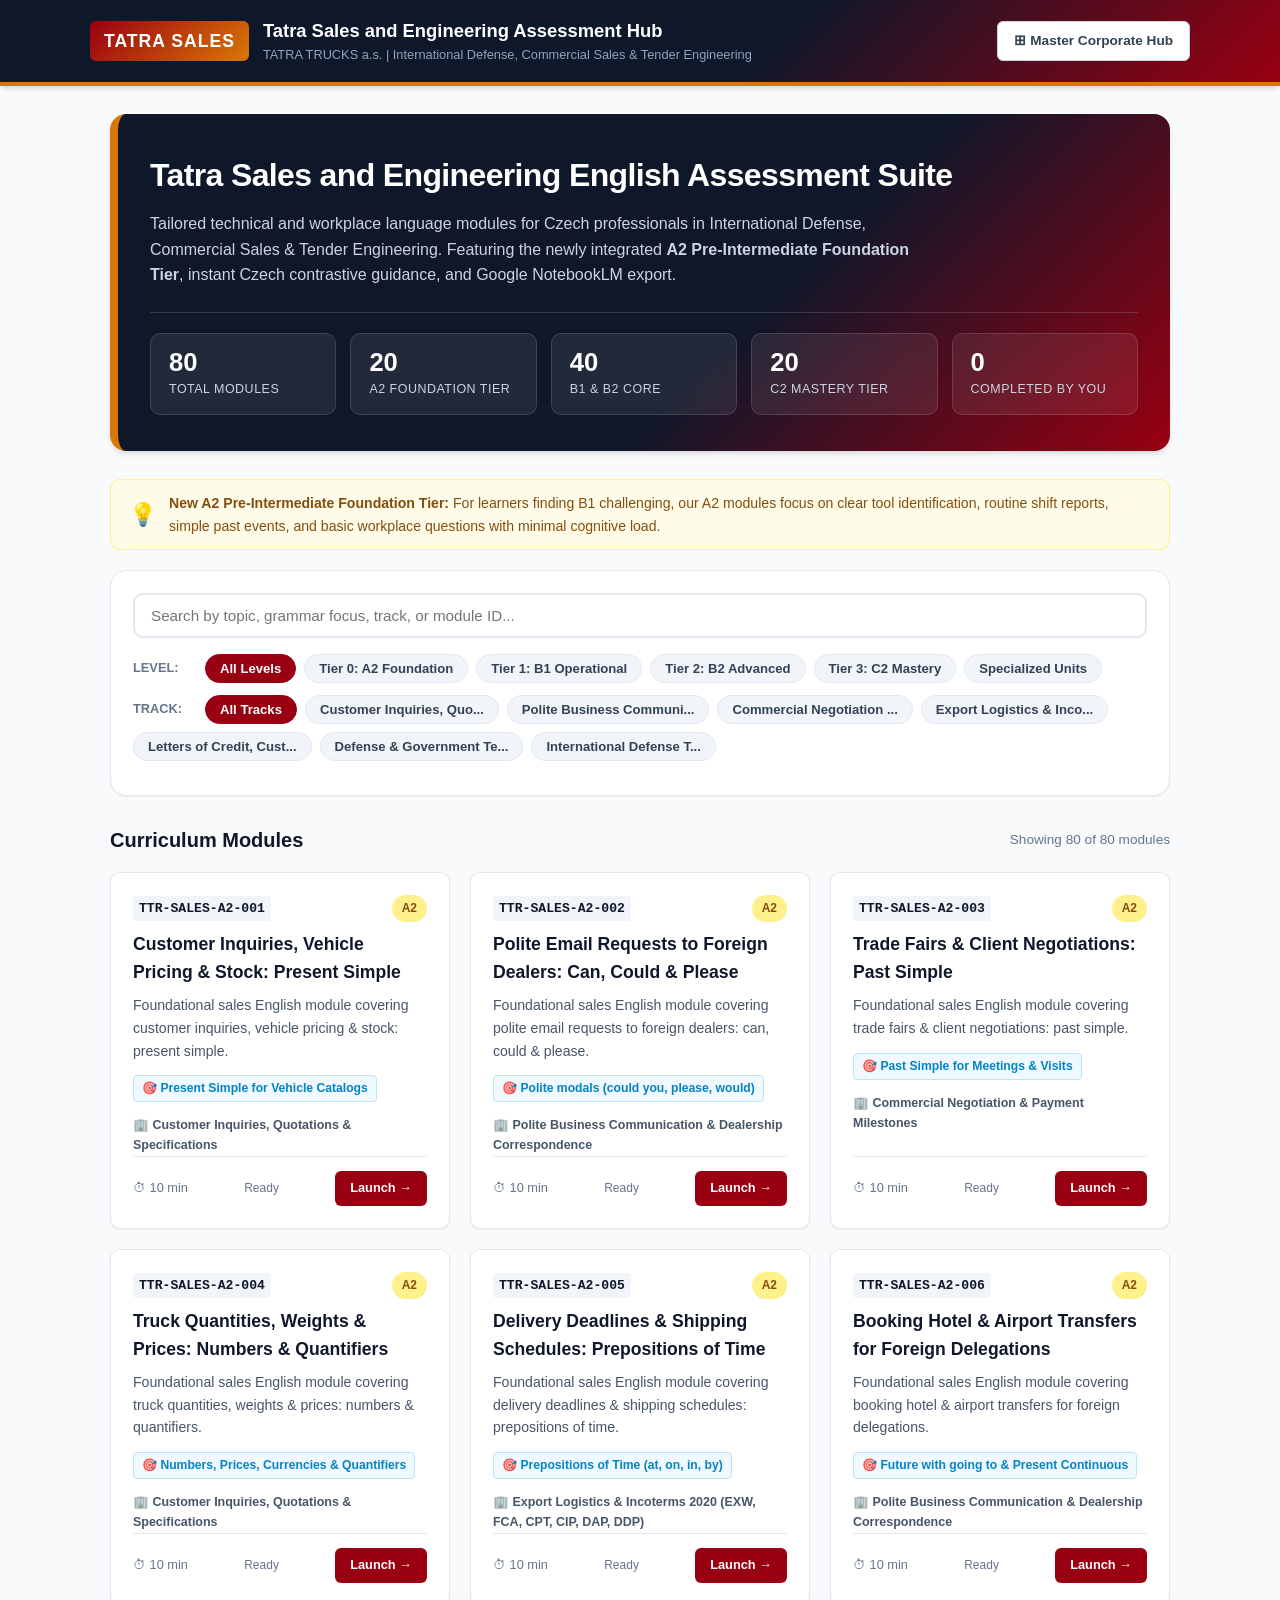
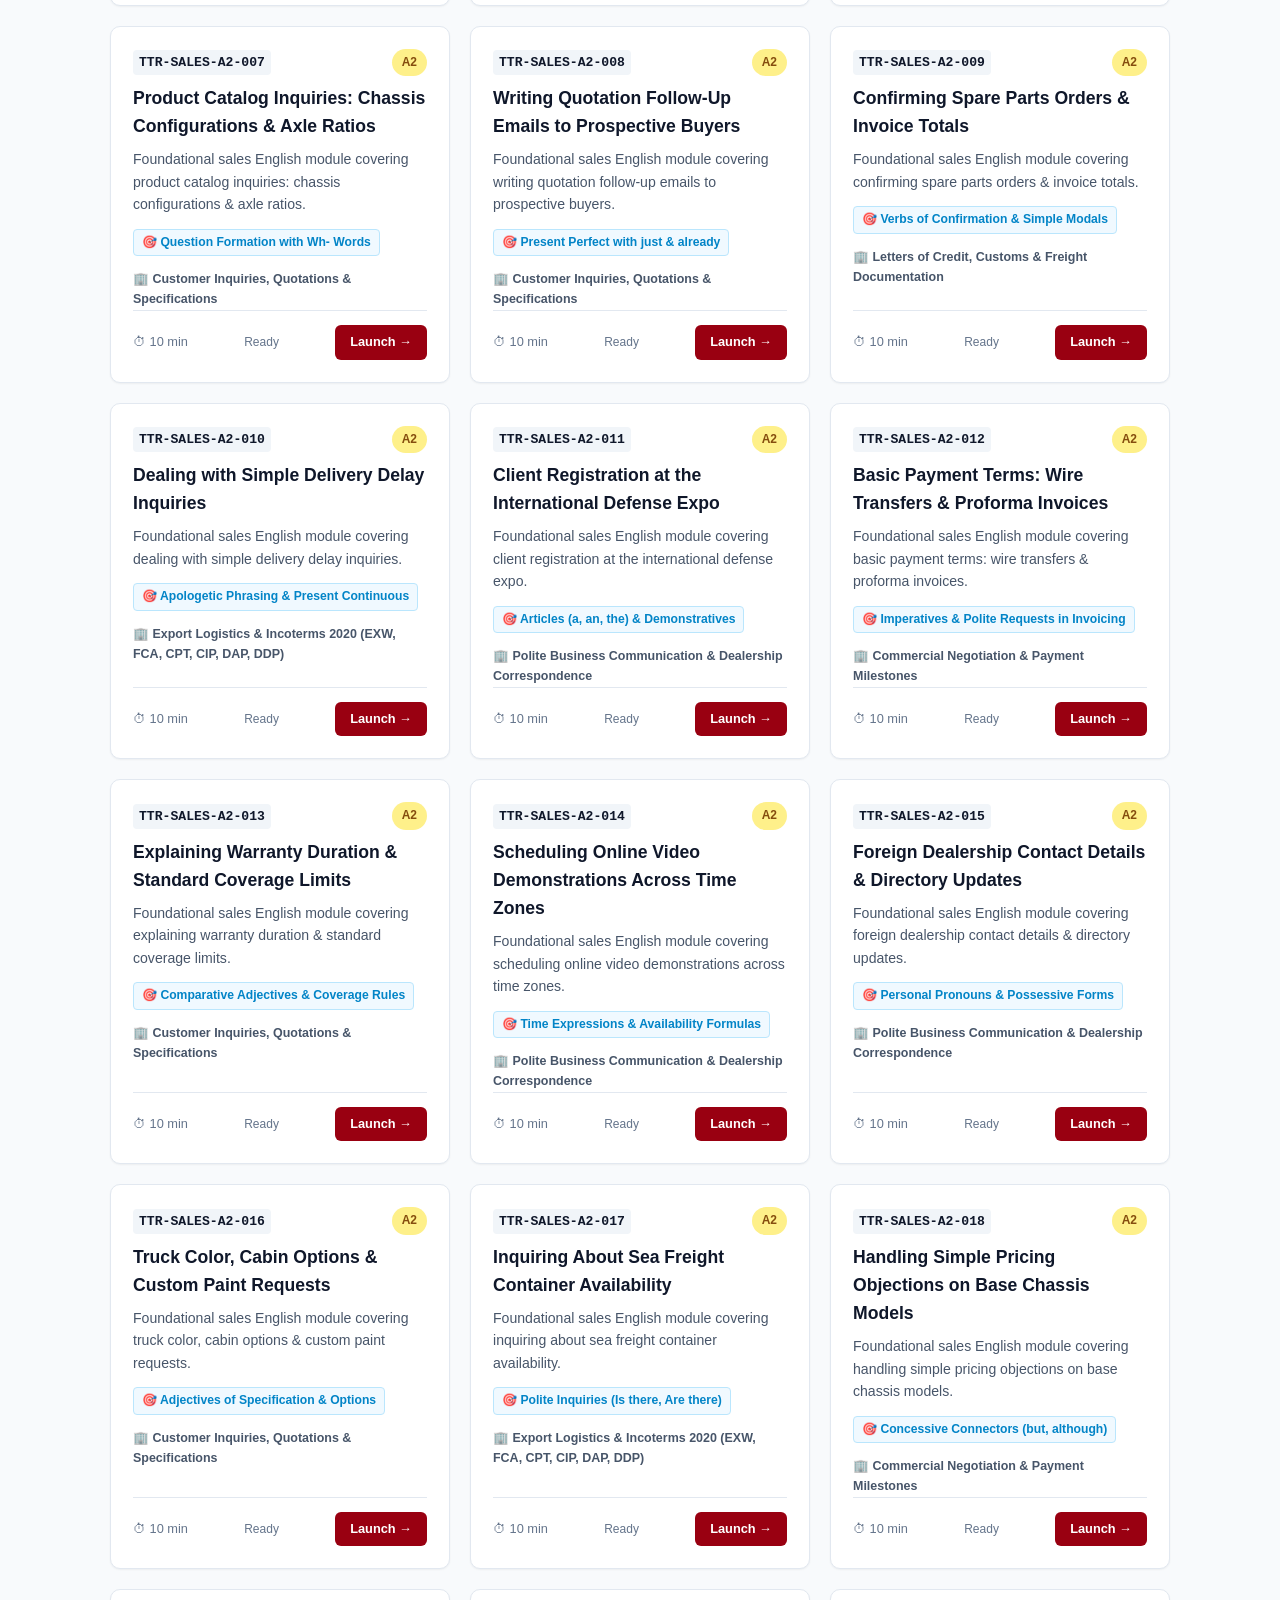
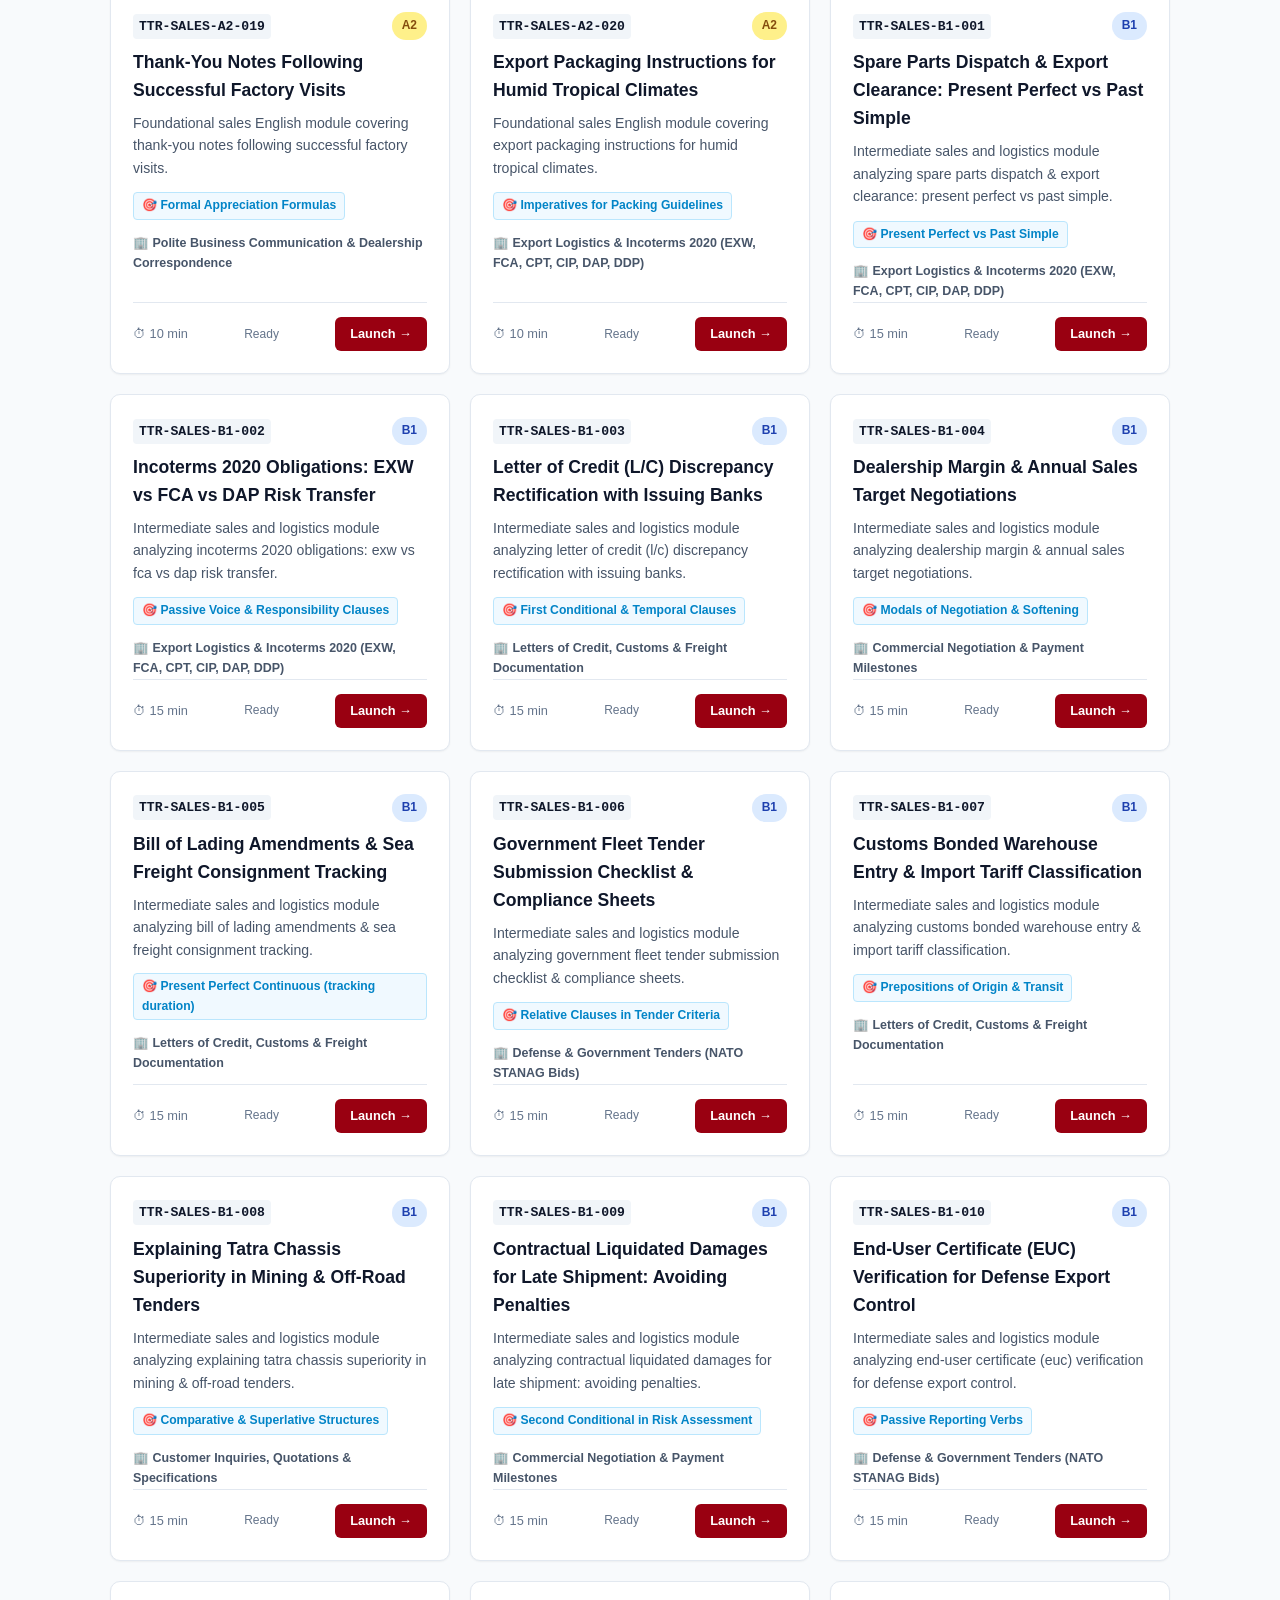
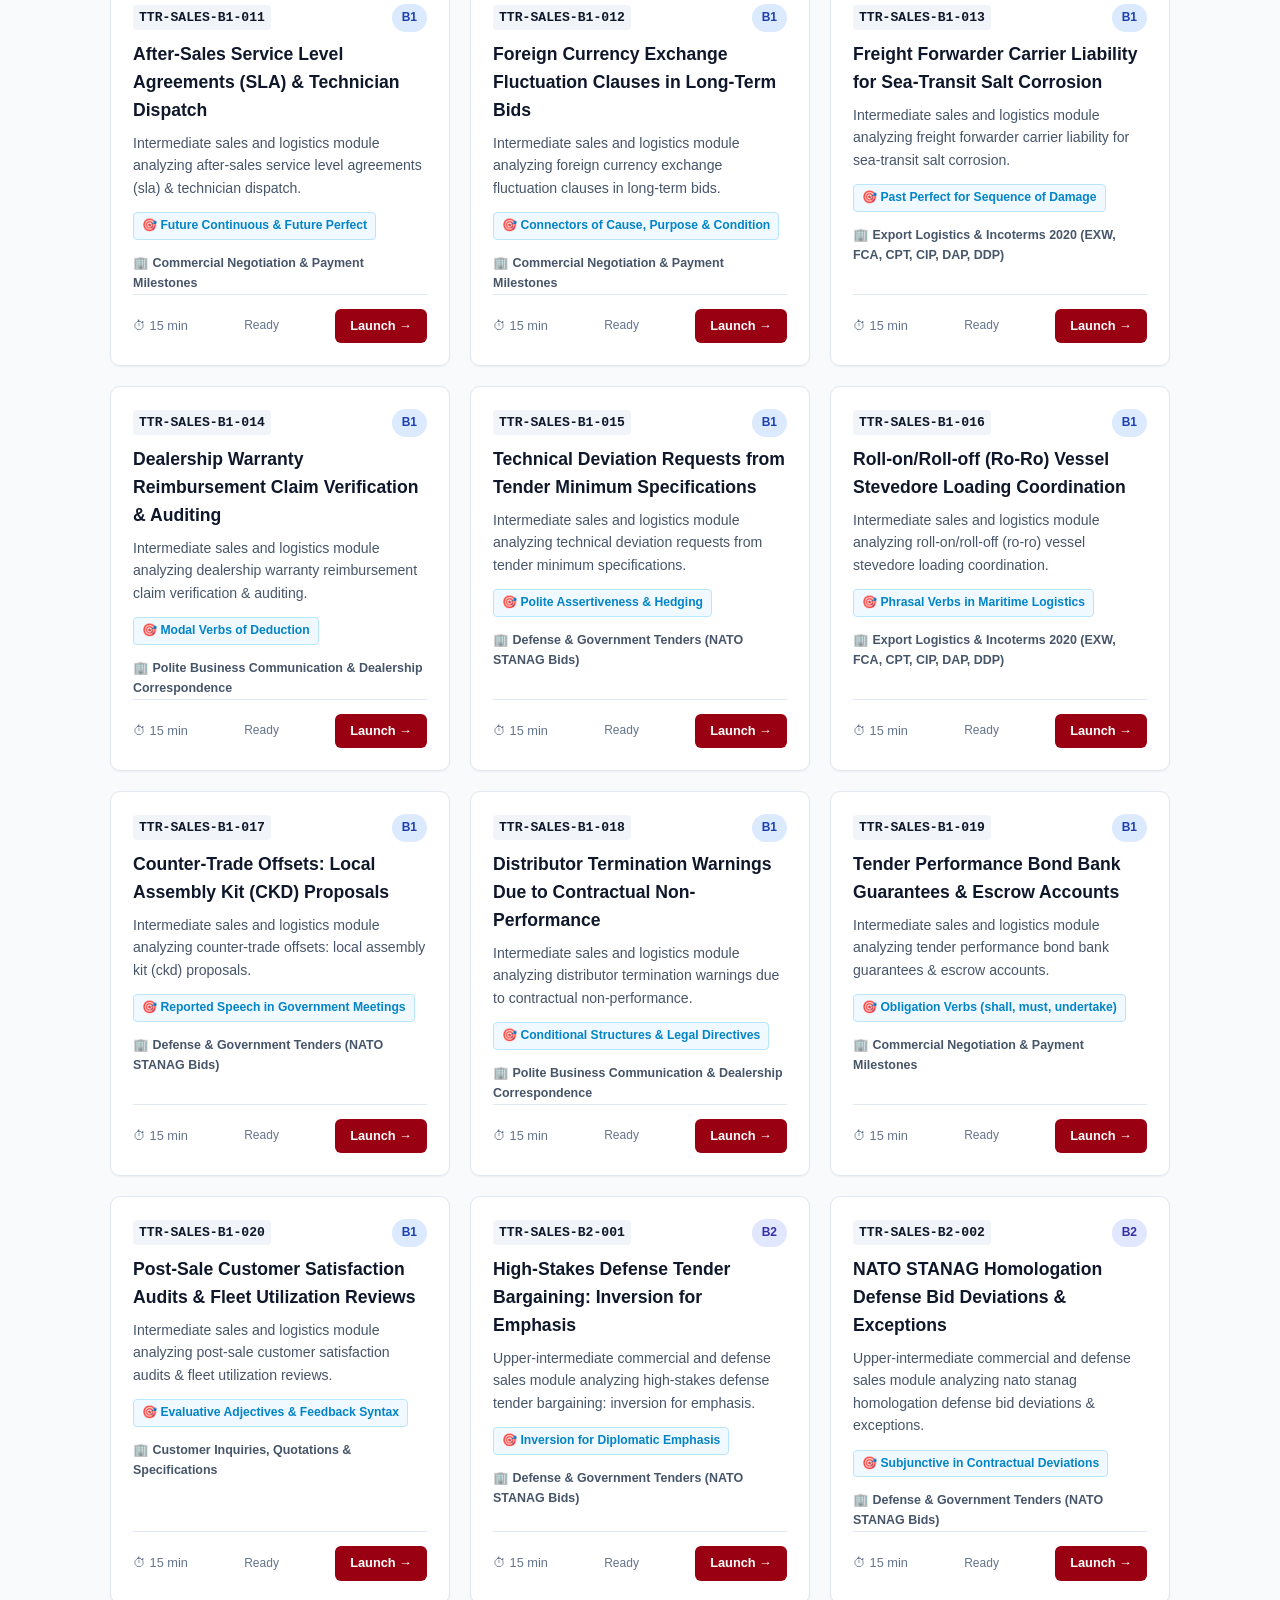
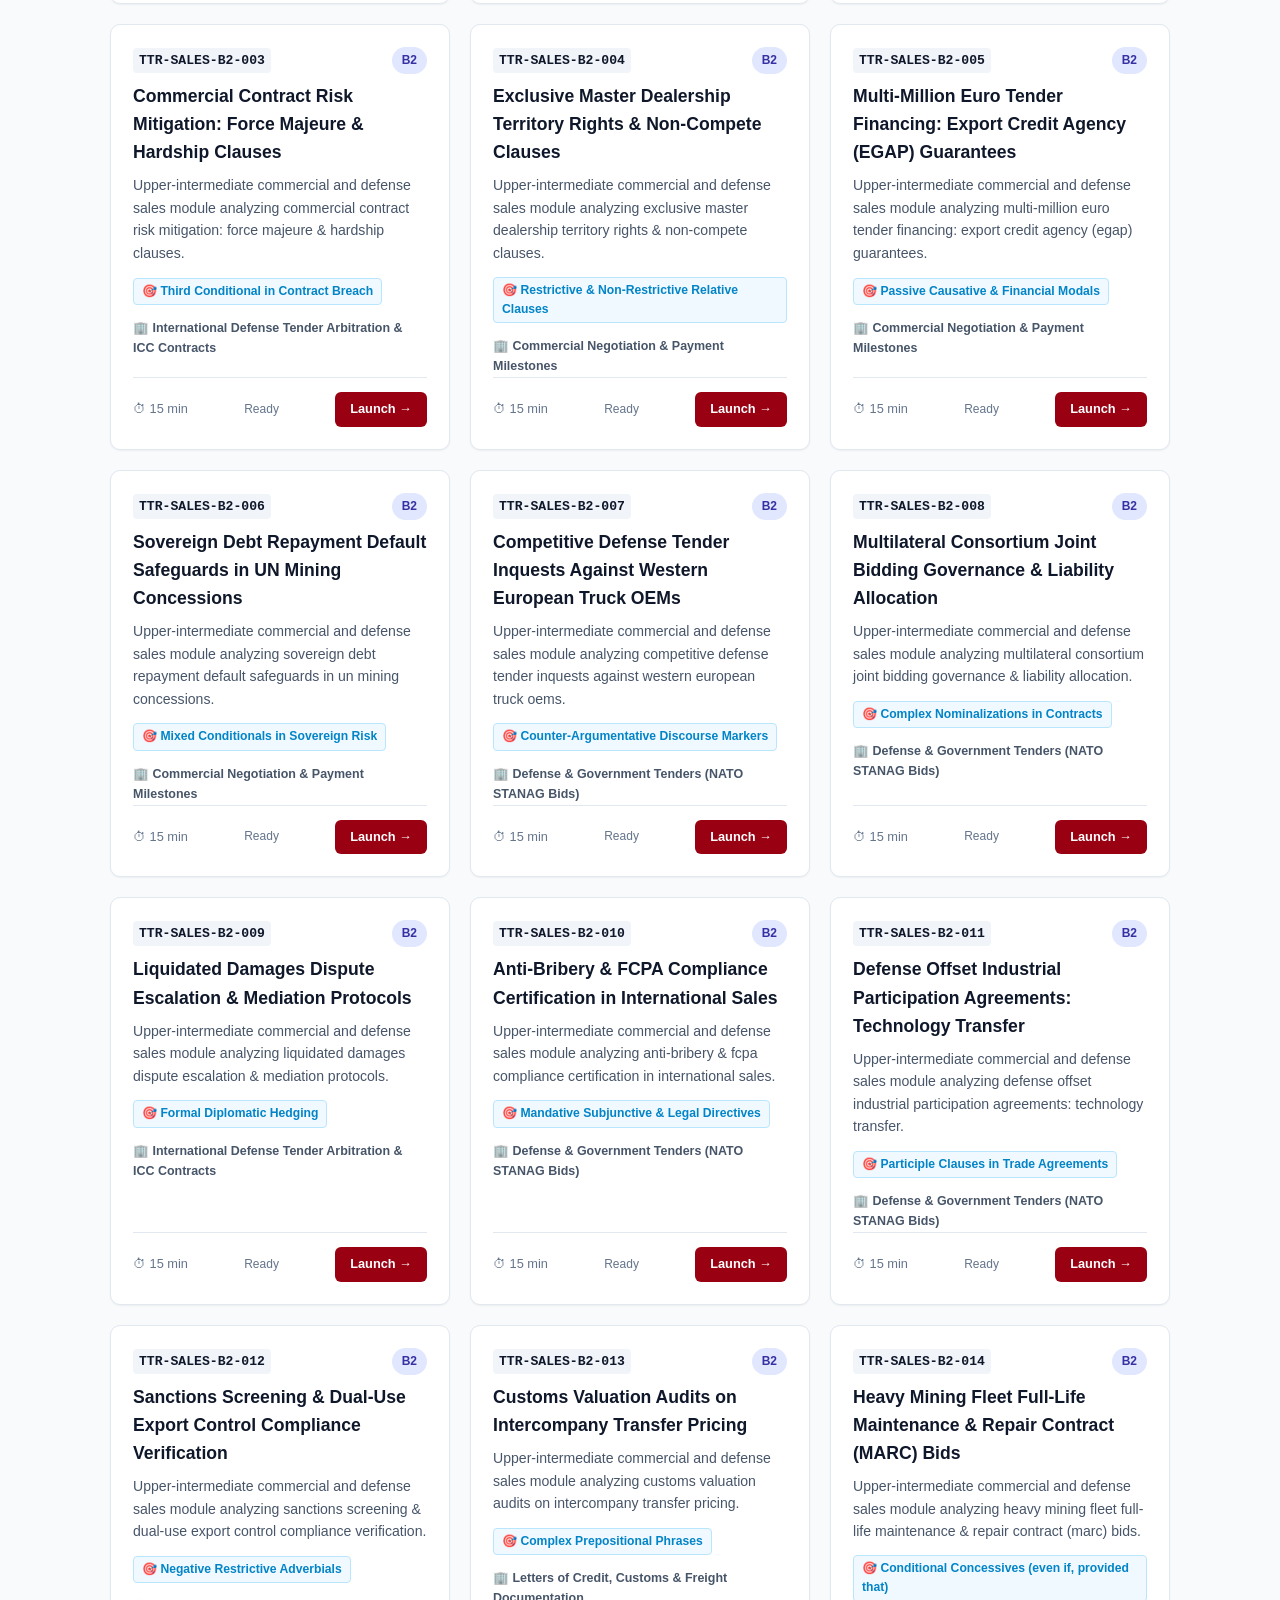
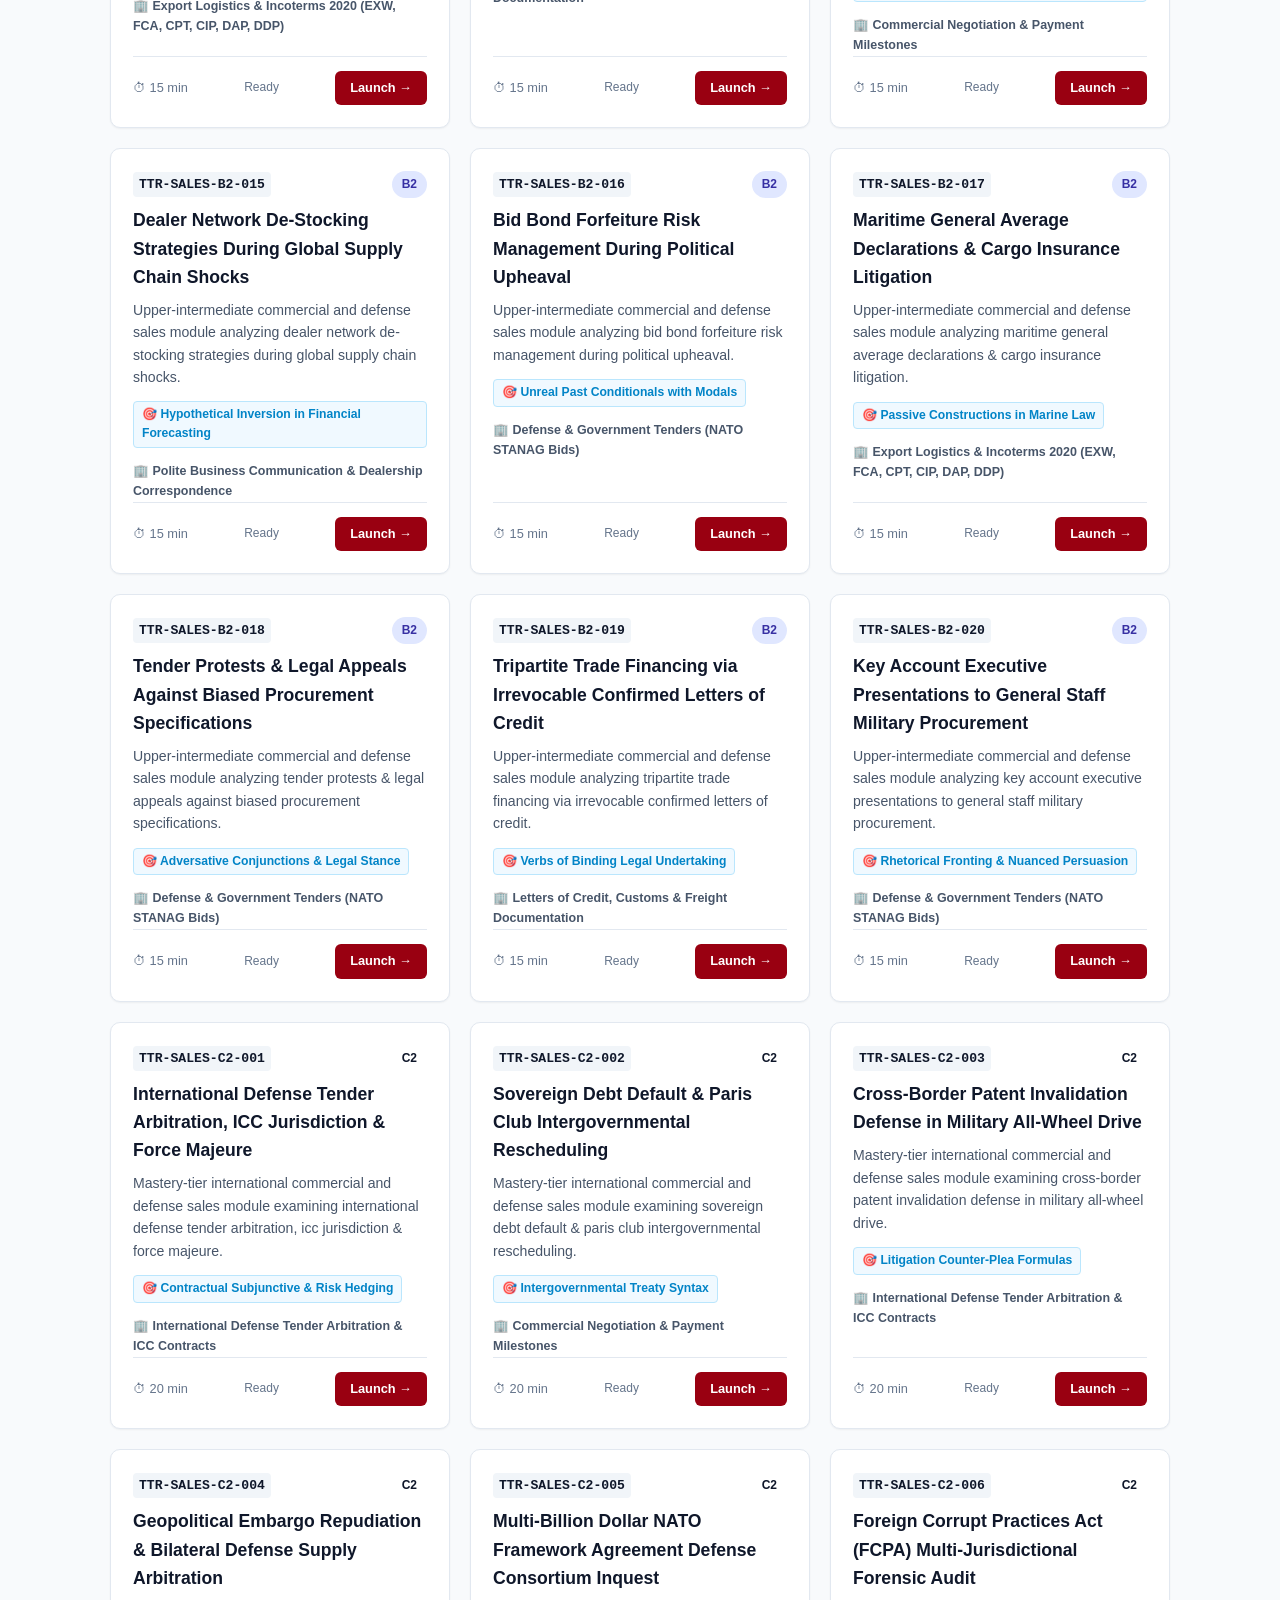
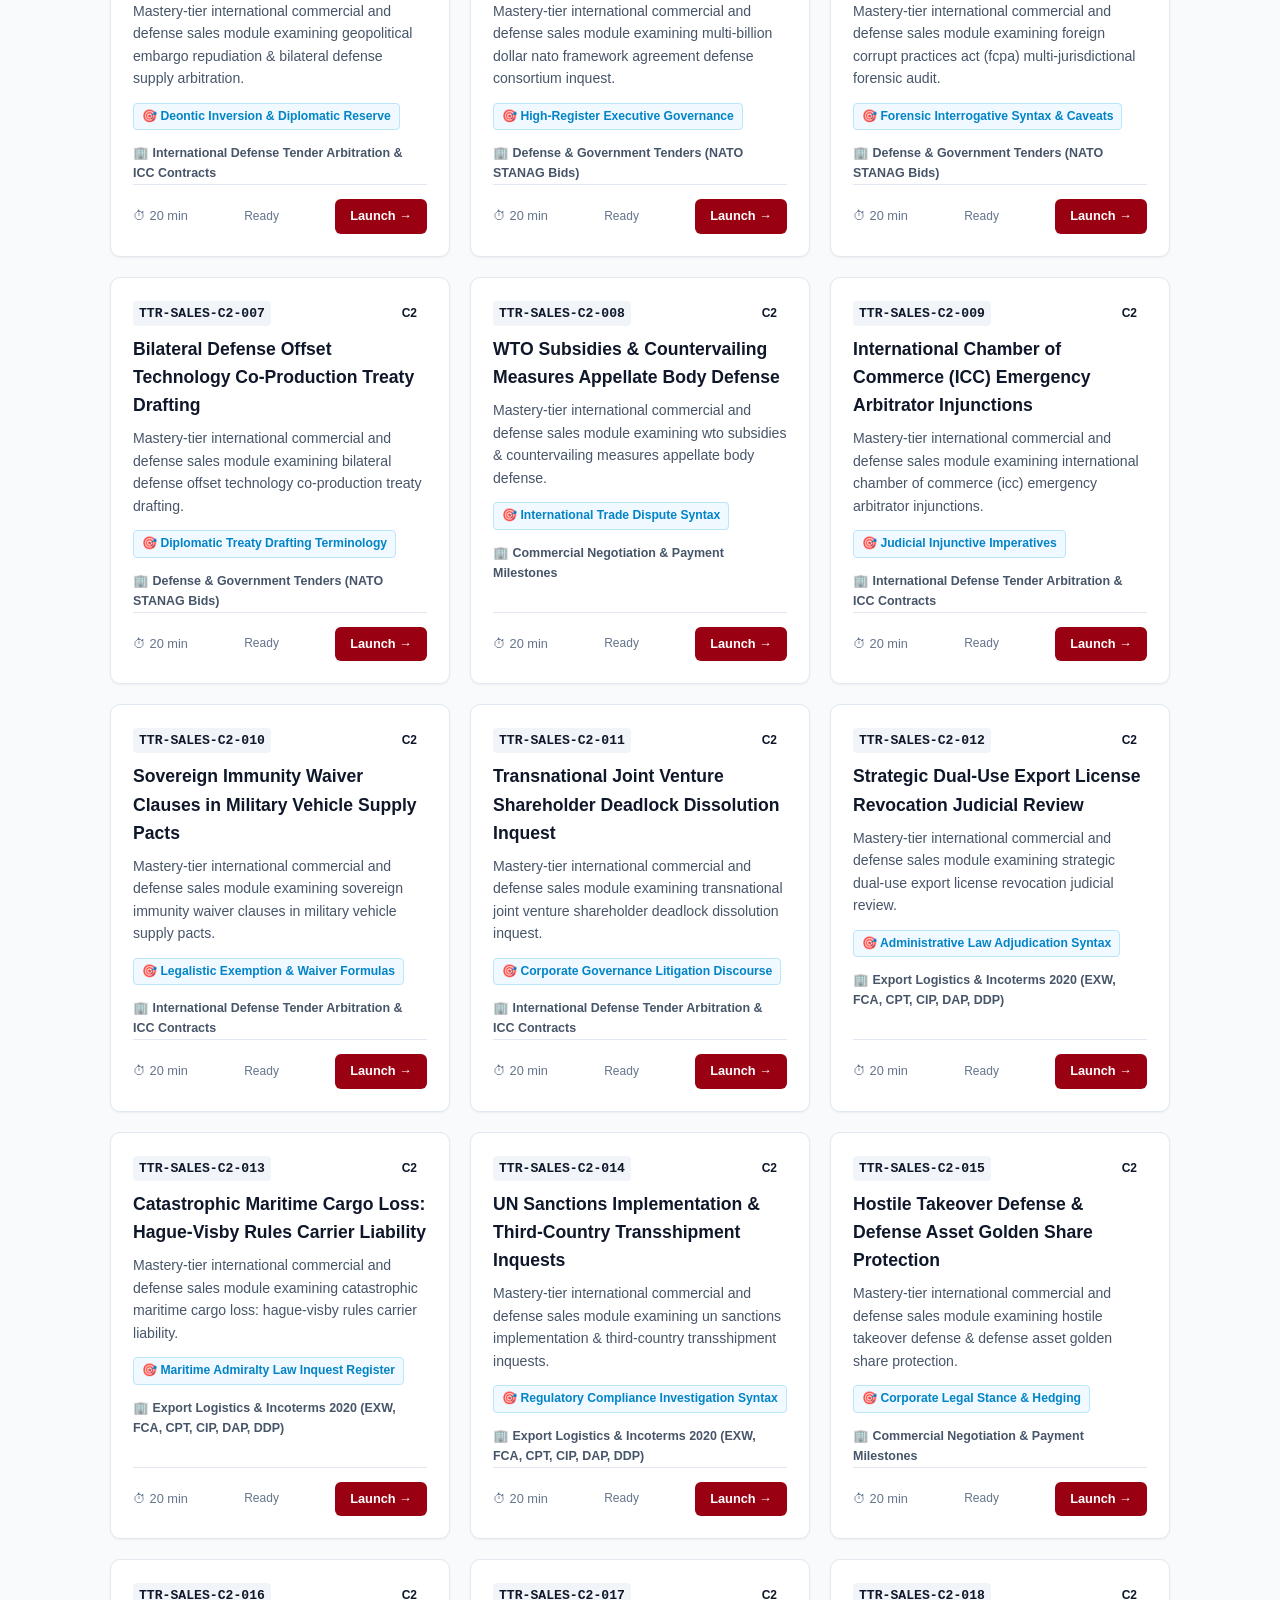
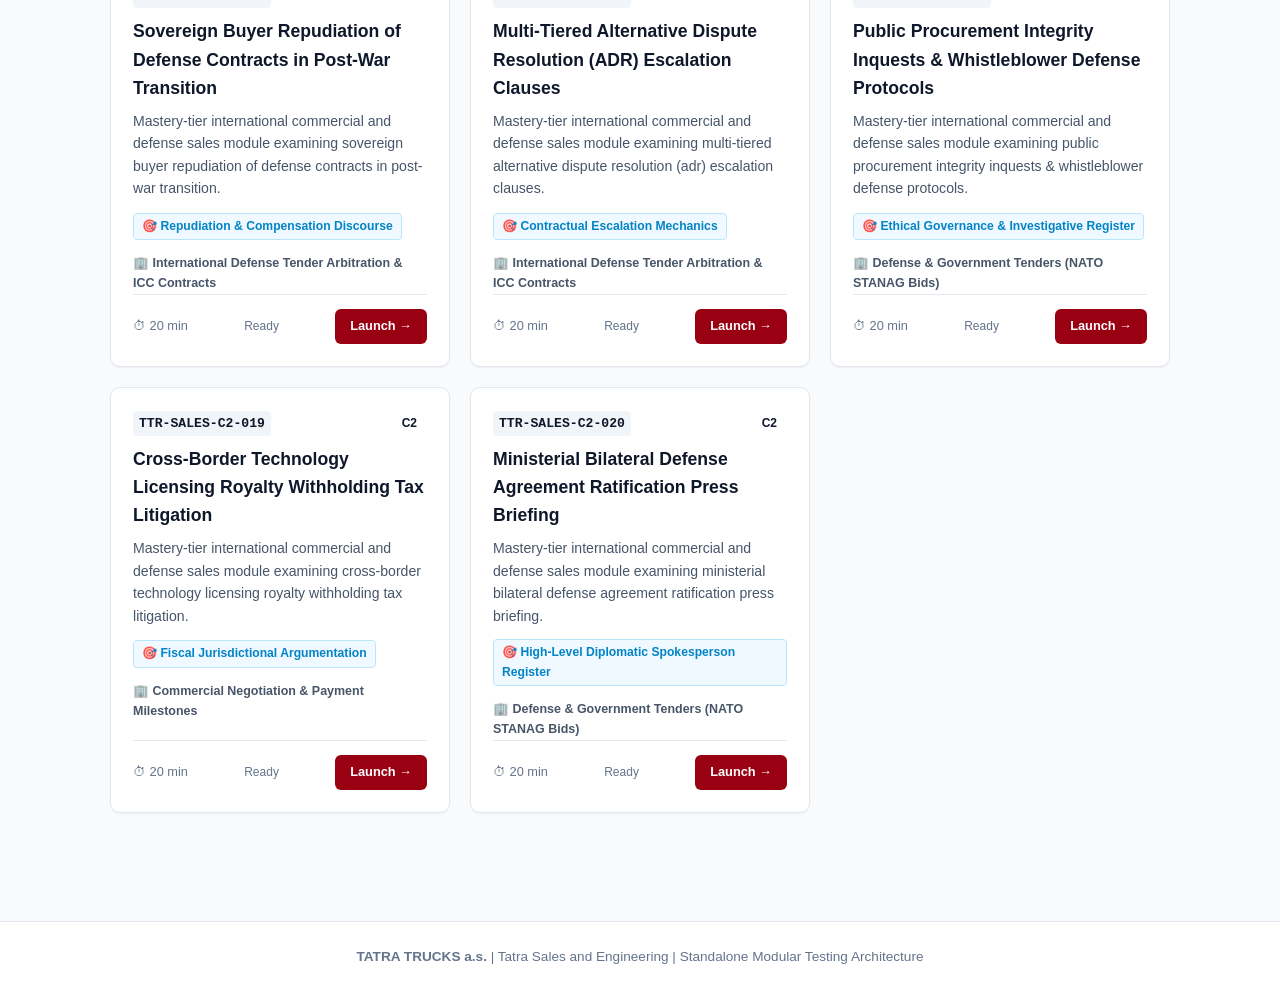
<file: index.html>
<!DOCTYPE html>
<html lang="en">
<head>
  <meta charset="UTF-8">
  <meta name="viewport" content="width=device-width, initial-scale=1.0">
  <title>Tatra Sales and Engineering | Interactive English Assessment Hub</title>
  <link rel="stylesheet" href="engine/styles.css">
  <style>
    .hero-banner {
      background: linear-gradient(135deg, var(--navy-dark) 0%, var(--primary-dark) 60%, var(--primary) 100%);
      color: #ffffff;
      border-radius: var(--radius-lg);
      padding: 36px 32px;
      margin-bottom: 28px;
      box-shadow: var(--shadow-md);
      position: relative;
      overflow: hidden;
      border-left: 8px solid var(--primary-accent);
    }
    .hero-banner h1 { font-size: 2rem; font-weight: 800; letter-spacing: -0.02em; margin-bottom: 10px; }
    .hero-banner p { font-size: 1rem; color: #cbd5e1; max-width: 780px; line-height: 1.6; margin-bottom: 20px; }
    .hero-stats-grid { display: grid; grid-template-columns: repeat(auto-fit, minmax(min(100%, 140px), 1fr)); gap: 14px; margin-top: 24px; padding-top: 20px; border-top: 1px solid rgba(255,255,255,0.15); }
    .hero-stat-card { background: rgba(255, 255, 255, 0.08); backdrop-filter: blur(8px); border: 1px solid rgba(255, 255, 255, 0.12); border-radius: var(--radius-md); padding: 14px 18px; }
    .hero-stat-number { font-size: 1.6rem; font-weight: 800; color: #ffffff; line-height: 1.1; }
    .hero-stat-label { font-size: 0.78rem; color: #cbd5e1; text-transform: uppercase; letter-spacing: 0.5px; margin-top: 4px; }

    .filter-section { background: #ffffff; border: 1px solid var(--border-subtle); border-radius: var(--radius-lg); padding: 22px; margin-bottom: 28px; box-shadow: var(--shadow-sm); }
    .search-input { width: 100%; padding: 12px 16px; border: 2px solid var(--border-subtle); border-radius: var(--radius-md); font-size: 0.95rem; font-family: inherit; margin-bottom: 16px; }
    .search-input:focus { outline: none; border-color: var(--primary); }
    .filter-chips-row { display: flex; align-items: center; gap: 8px; flex-wrap: wrap; margin-bottom: 12px; }
    .filter-label { font-size: 0.8rem; font-weight: 700; color: var(--text-muted); text-transform: uppercase; margin-right: 4px; min-width: 60px; }
    .filter-chip { background: #f1f5f9; border: 1px solid var(--border-subtle); color: #334155; font-size: 0.82rem; font-weight: 600; padding: 6px 14px; border-radius: 9999px; cursor: pointer; }
    .filter-chip.active { background: var(--primary); color: #ffffff; border-color: var(--primary); }

    .modules-grid { display: grid; grid-template-columns: repeat(auto-fill, minmax(min(100%, 300px), 1fr)); gap: 20px; margin-bottom: 40px; }
    .module-card { background: #ffffff; border: 1px solid var(--border-subtle); border-radius: var(--radius-md); padding: 22px; display: flex; flex-direction: column; justify-content: space-between; box-shadow: var(--shadow-sm); transition: all 0.2s; }
    .module-card:hover { border-color: var(--primary); box-shadow: var(--shadow-md); transform: translateY(-2px); }
    .module-id { font-family: monospace; font-weight: 800; font-size: 0.82rem; color: var(--primary-dark); background: #f1f5f9; padding: 2px 6px; border-radius: 4px; }
    .module-card h3 { font-size: 1.1rem; font-weight: 700; color: var(--navy-dark); margin: 8px 0; }
    .module-card p { font-size: 0.88rem; color: var(--text-secondary); margin-bottom: 12px; }
    .module-grammar-tag { font-size: 0.76rem; color: #0284c7; background: #f0f9ff; border: 1px solid #bae6fd; padding: 3px 8px; border-radius: 4px; display: inline-block; margin-bottom: 14px; font-weight: 600; }
    .card-footer { display: flex; justify-content: space-between; align-items: center; padding-top: 14px; border-top: 1px solid var(--border-subtle); }

    .tier-a2-highlight { background: #fefce8; border: 1px solid #fef08a; padding: 12px 18px; border-radius: var(--radius-md); margin-bottom: 20px; font-size: 0.88rem; color: #854d0e; display: flex; gap: 12px; align-items: center; }

    @media (max-width: 768px) {
      .hero-banner { padding: 22px 16px; border-left-width: 5px; }
      .hero-banner h1 { font-size: 1.45rem; line-height: 1.25; }
      .hero-banner p { font-size: 0.92rem; }
      .hero-stats-grid { grid-template-columns: repeat(2, 1fr); gap: 10px; margin-top: 18px; padding-top: 16px; }
      .hero-stat-card { padding: 10px 14px; }
      .hero-stat-number { font-size: 1.35rem; }
      .tier-a2-highlight { flex-direction: column; gap: 8px; padding: 12px 14px; }
      .filter-section { padding: 16px 14px; }
      .filter-chips-row { gap: 6px; }
      .filter-label { width: 100%; margin-bottom: 2px; }
      .filter-chip { font-size: 0.78rem; padding: 5px 11px; }
      .modules-grid { grid-template-columns: 1fr; gap: 16px; }
      .module-card { padding: 18px 16px; }
      .header-container { flex-direction: column; align-items: stretch; gap: 12px; }
      .header-container .btn { width: 100%; justify-content: center; }
    }
    @media (max-width: 480px) {
      .hero-stats-grid { grid-template-columns: 1fr; }
      .hero-banner h1 { font-size: 1.3rem; }
    }
  </style>
</head>
<body>
  <header class="suite-header">
    <div class="header-container">
      <div class="brand-wrapper">
        <span class="brand-logo-badge">TATRA SALES</span>
        <div class="brand-titles">
          <h1>Tatra Sales and Engineering Assessment Hub</h1>
          <p>TATRA TRUCKS a.s. | International Defense, Commercial Sales & Tender Engineering</p>
        </div>
      </div>
      <div>
        <a href="../index.html" class="btn btn-secondary" id="btn-master-hub">⊞ Master Corporate Hub</a>
      </div>
    </div>
  </header>

  <div class="main-layout">
    <section class="hero-banner">
      <h1>Tatra Sales and Engineering English Assessment Suite</h1>
      <p>
        Tailored technical and workplace language modules for Czech professionals in International Defense, Commercial Sales & Tender Engineering. Featuring the newly integrated <strong>A2 Pre-Intermediate Foundation Tier</strong>, instant Czech contrastive guidance, and Google NotebookLM export.
      </p>
      <div class="hero-stats-grid">
        <div class="hero-stat-card"><div class="hero-stat-number" id="stat-total-modules">0</div><div class="hero-stat-label">Total Modules</div></div>
        <div class="hero-stat-card"><div class="hero-stat-number" id="stat-a2-modules">0</div><div class="hero-stat-label">A2 Foundation Tier</div></div>
        <div class="hero-stat-card"><div class="hero-stat-number" id="stat-b1-b2-modules">0</div><div class="hero-stat-label">B1 & B2 Core</div></div>
        <div class="hero-stat-card"><div class="hero-stat-number" id="stat-c2-modules">0</div><div class="hero-stat-label">C2 Mastery Tier</div></div>
        <div class="hero-stat-card"><div class="hero-stat-number" id="stat-user-completed">0</div><div class="hero-stat-label">Completed by You</div></div>
      </div>
    </section>

    <div class="tier-a2-highlight">
      <span style="font-size: 1.4rem;">💡</span>
      <div>
        <strong>New A2 Pre-Intermediate Foundation Tier:</strong> For learners finding B1 challenging, our A2 modules focus on clear tool identification, routine shift reports, simple past events, and basic workplace questions with minimal cognitive load.
      </div>
    </div>

    <section class="filter-section">
      <input type="text" id="module-search" class="search-input" placeholder="Search by topic, grammar focus, track, or module ID...">
      
      <div class="filter-chips-row">
        <span class="filter-label">Level:</span>
        <button class="filter-chip active" data-filter-type="level" data-filter-val="all">All Levels</button>
        <button class="filter-chip" data-filter-type="level" data-filter-val="A2">Tier 0: A2 Foundation</button>
        <button class="filter-chip" data-filter-type="level" data-filter-val="B1">Tier 1: B1 Operational</button>
        <button class="filter-chip" data-filter-type="level" data-filter-val="B2">Tier 2: B2 Advanced</button>
        <button class="filter-chip" data-filter-type="level" data-filter-val="C2">Tier 3: C2 Mastery</button>
        <button class="filter-chip" data-filter-type="level" data-filter-val="specialized">Specialized Units</button>
      </div>

      <div class="filter-chips-row" id="track-chips-container">
        <span class="filter-label">Track:</span>
        <button class="filter-chip active" data-filter-type="track" data-filter-val="all">All Tracks</button>
      </div>
    </section>

    <main>
      <div style="display:flex; justify-content:space-between; align-items:center; margin-bottom:16px;">
        <h2 style="font-size:1.25rem; font-weight:700;">Curriculum Modules</h2>
        <span style="font-size:0.85rem; color:var(--text-muted);" id="results-count-text">Loading modules...</span>
      </div>
      <div class="modules-grid" id="modules-grid"></div>
    </main>
  </div>

  <footer class="suite-footer">
    <p><strong>TATRA TRUCKS a.s.</strong> | Tatra Sales and Engineering | Standalone Modular Testing Architecture</p>
  </footer>

  <script src="data/manifest.js"></script>
  <script>
    let allModules = [];
    let currentLevelFilter = 'all';
    let currentTrackFilter = 'all';
    let searchQuery = '';
    const storagePrefix = 'tatra_sales_test_';

    async function initSuitePortal() {
      try {
        if (window.CURRICULUM_MANIFEST && Array.isArray(window.CURRICULUM_MANIFEST)) {
          allModules = window.CURRICULUM_MANIFEST;
        } else {
          const resp = await fetch('data/curriculum_manifest.json');
          if (!resp.ok) throw new Error('Failed to load manifest');
          allModules = await resp.json();
        }
        updateStats();
        populateTrackFilters();
        setupFilters();
        renderModules();
      } catch (err) {
        document.getElementById('modules-grid').innerHTML = '<div class="question-card"><p>Failed to load manifest.</p></div>';
      }
    }

    function updateStats() {
      document.getElementById('stat-total-modules').textContent = allModules.length;
      document.getElementById('stat-a2-modules').textContent = allModules.filter(m => m.level === 'A2').length;
      document.getElementById('stat-b1-b2-modules').textContent = allModules.filter(m => m.level === 'B1' || m.level === 'B2').length;
      document.getElementById('stat-c2-modules').textContent = allModules.filter(m => m.level === 'C2').length;

      let completed = 0;
      allModules.forEach(m => {
        try {
          const saved = localStorage.getItem(`${storagePrefix}${m.test_id}`);
          if (saved) {
            const parsed = JSON.parse(saved);
            if (parsed.userAnswers && Object.keys(parsed.userAnswers).length > 0) completed++;
          }
        } catch(e) {}
      });
      document.getElementById('stat-user-completed').textContent = completed;
    }

    function populateTrackFilters() {
      const tracks = Array.from(new Set(allModules.map(m => m.workplace_track)));
      const container = document.getElementById('track-chips-container');
      tracks.forEach(t => {
        const btn = document.createElement('button');
        btn.className = 'filter-chip';
        btn.setAttribute('data-filter-type', 'track');
        btn.setAttribute('data-filter-val', t);
        btn.textContent = t.length > 25 ? t.substring(0, 23) + '...' : t;
        btn.title = t;
        container.appendChild(btn);
      });
    }

    function setupFilters() {
      document.getElementById('module-search').addEventListener('input', (e) => {
        searchQuery = e.target.value.toLowerCase().trim();
        renderModules();
      });

      document.querySelectorAll('.filter-chip').forEach(chip => {
        chip.addEventListener('click', (e) => {
          const type = e.currentTarget.getAttribute('data-filter-type');
          const val = e.currentTarget.getAttribute('data-filter-val');
          document.querySelectorAll(`.filter-chip[data-filter-type="${type}"]`).forEach(c => c.classList.remove('active'));
          e.currentTarget.classList.add('active');

          if (type === 'level') currentLevelFilter = val;
          if (type === 'track') currentTrackFilter = val;
          renderModules();
        });
      });
    }

    function renderModules() {
      const grid = document.getElementById('modules-grid');
      const filtered = allModules.filter(m => {
        if (currentLevelFilter !== 'all') {
          if (currentLevelFilter === 'specialized' && m.category !== 'specialized') return false;
          if (currentLevelFilter !== 'specialized' && m.level !== currentLevelFilter) return false;
        }
        if (currentTrackFilter !== 'all' && m.workplace_track !== currentTrackFilter) return false;
        if (searchQuery) {
          const corpus = `${m.test_id} ${m.title} ${m.description} ${m.grammar_focus || ''} ${m.workplace_track}`.toLowerCase();
          if (!corpus.includes(searchQuery)) return false;
        }
        return true;
      });

      document.getElementById('results-count-text').textContent = `Showing ${filtered.length} of ${allModules.length} modules`;

      if (filtered.length === 0) {
        grid.innerHTML = '<div class="question-card" style="grid-column: 1/-1; text-align: center;"><p>No modules matched your search.</p></div>';
        return;
      }

      grid.innerHTML = filtered.map(m => {
        let statusHtml = '';
        try {
          const saved = localStorage.getItem(`${storagePrefix}${m.test_id}`);
          if (saved) {
            const parsed = JSON.parse(saved);
            const ansCount = parsed.userAnswers ? Object.keys(parsed.userAnswers).length : 0;
            if (ansCount > 0) statusHtml = `<span style="font-size:0.75rem; background:#ecfdf5; color:#065f46; padding:3px 8px; border-radius:4px; font-weight:700;">✓ Saved (${ansCount})</span>`;
          }
        } catch(e) {}

        return `
          <article class="module-card">
            <div>
              <div style="display:flex; justify-content:space-between; align-items:center; margin-bottom:8px;">
                <span class="module-id">${m.test_id}</span>
                <span class="badge badge-level-${m.level.toLowerCase().replace('/', '-')}">${m.level}</span>
              </div>
              <h3>${m.title}</h3>
              <p>${m.description}</p>
              ${m.grammar_focus ? `<div class="module-grammar-tag">🎯 ${m.grammar_focus}</div>` : ''}
              <div style="font-size:0.78rem; color:#475569; font-weight:600;">🏢 ${m.workplace_track}</div>
            </div>
            <div class="card-footer">
              <span style="font-size:0.8rem; color:var(--text-muted);">⏱ ${m.estimated_time_minutes || 15} min</span>
              ${statusHtml || '<span style="font-size:0.75rem; color:#64748b;">Ready</span>'}
              <a href="test_runner.html?test=${m.test_id}" class="btn btn-primary" style="padding:6px 14px; font-size:0.8rem;">Launch →</a>
            </div>
          </article>
        `;
      }).join('');
    }

    if (document.readyState === 'loading') {
      document.addEventListener('DOMContentLoaded', initSuitePortal);
    } else {
      initSuitePortal();
    }

    // Hide Master Hub button if hosted as a standalone website
    if (window.location.protocol.startsWith('http')) {
      fetch('../index.html', { method: 'HEAD' }).then(res => {
        if (!res.ok) {
          const btn = document.getElementById('btn-master-hub');
          if (btn) btn.style.display = 'none';
        }
      }).catch(() => {
        const btn = document.getElementById('btn-master-hub');
        if (btn) btn.style.display = 'none';
      });
    }
  </script>
</body>
</html>
</file>
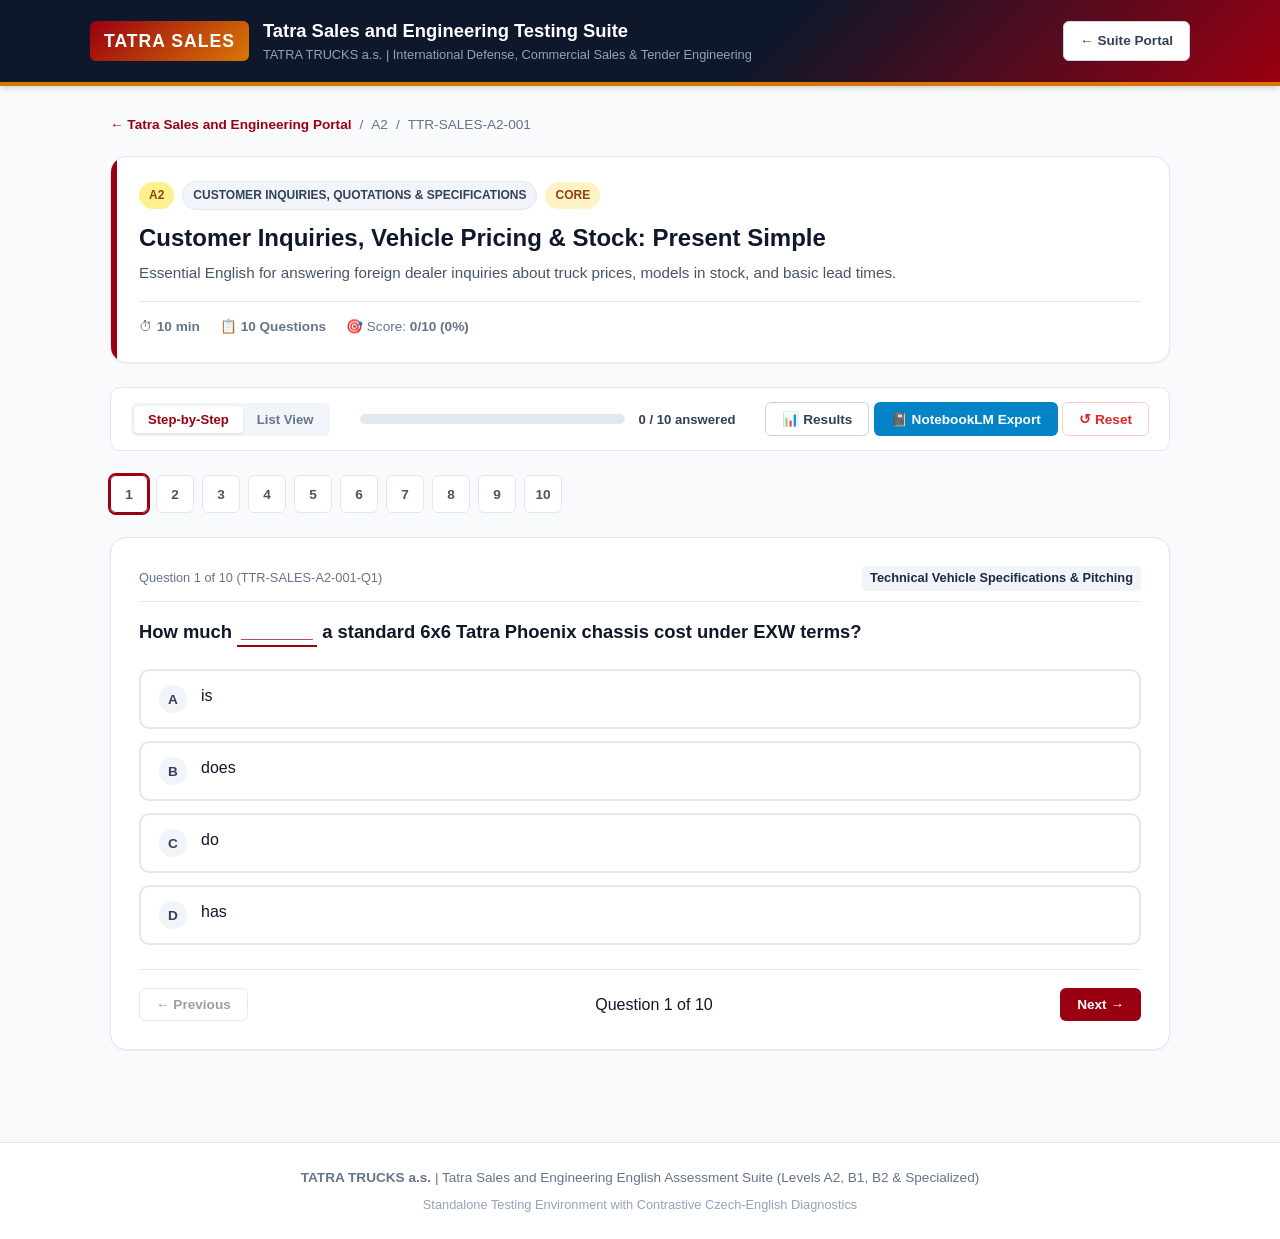
<file: test_runner.html>
<!DOCTYPE html>
<html lang="en">
<head>
  <meta charset="UTF-8">
  <meta name="viewport" content="width=device-width, initial-scale=1.0">
  <title>Tatra Sales and Engineering | Interactive English Test Runner</title>
  <link rel="stylesheet" href="engine/styles.css">
</head>
<body>
  <header class="suite-header">
    <div class="header-container">
      <a href="index.html" class="brand-wrapper">
        <span class="brand-logo-badge">TATRA SALES</span>
        <div class="brand-titles">
          <h1>Tatra Sales and Engineering Testing Suite</h1>
          <p>TATRA TRUCKS a.s. | International Defense, Commercial Sales & Tender Engineering</p>
        </div>
      </a>
      <div>
        <a href="index.html" class="btn btn-secondary">← Suite Portal</a>
      </div>
    </div>
  </header>

  <div class="main-layout" id="test-app-root"></div>

  <footer class="suite-footer">
    <p><strong>TATRA TRUCKS a.s.</strong> | Tatra Sales and Engineering English Assessment Suite (Levels A2, B1, B2 & Specialized)</p>
    <p style="margin-top:6px; font-size:0.8rem; color:#94a3b8;">Standalone Testing Environment with Contrastive Czech-English Diagnostics</p>
  </footer>

  <script src="engine/app.js"></script>
  <script src="data/tests_registry.js"></script>
  <script>
    async function startRunner() {
      const urlParams = new URLSearchParams(window.location.search);
      const testId = urlParams.get('test') || 'TTR-SALES-A2-001';
      const engine = new SuiteTestEngine({ containerId: 'test-app-root' });

      try {
        let testData = null;
        if (window.TEST_REGISTRY && window.TEST_REGISTRY[testId]) {
          testData = window.TEST_REGISTRY[testId];
        } else {
          const resp = await fetch(`data/tests/${testId}.json`);
          if (!resp.ok) throw new Error(`HTTP ${resp.status}`);
          testData = await resp.json();
        }
        engine.init(testData);
      } catch (err) {
        document.getElementById('test-app-root').innerHTML = `
          <div class="question-card" style="text-align: center; padding: 40px;">
            <h2 style="color: var(--primary); margin-bottom: 12px;">⚠️ Test Module Not Found</h2>
            <p style="color: var(--text-secondary); margin-bottom: 20px;">
              Could not load <strong>${testId}.json</strong>. Please ensure the test JSON file exists in <code>data/tests/</code>.
            </p>
            <div style="display:flex; justify-content:center; gap:12px;">
              <a href="test_runner.html?test=TTR-SALES-A2-001" class="btn btn-primary">Load A2 Pilot Test</a>
              <a href="index.html" class="btn btn-secondary">Return to Portal</a>
            </div>
          </div>
        `;
      }
    }

    if (document.readyState === 'loading') {
      document.addEventListener('DOMContentLoaded', startRunner);
    } else {
      startRunner();
    }
  </script>
</body>
</html>
</file>
<file: engine/styles.css>
/* Tatra Sales and Engineering Custom Industrial Design System */
:root {
  --primary: #990011;
  --primary-dark: #0f172a;
  --primary-accent: #d97706;
  --navy-dark: #0f172a;
  --navy-slate: #1e293b;
  --text-primary: #0f172a;
  --text-secondary: #475569;
  --text-muted: #64748b;
  --bg-main: #f8fafc;
  --bg-card: #ffffff;
  --border-subtle: #e2e8f0;
  --border-strong: #cbd5e1;
  --success-bg: #ecfdf5;
  --success-border: #10b981;
  --success-text: #065f46;
  --danger-bg: #fef2f2;
  --danger-border: #ef4444;
  --danger-text: #991b1b;
  --shadow-sm: 0 1px 2px 0 rgb(0 0 0 / 0.05);
  --shadow-md: 0 4px 6px -1px rgb(0 0 0 / 0.1), 0 2px 4px -2px rgb(0 0 0 / 0.1);
  --shadow-lg: 0 10px 15px -3px rgb(0 0 0 / 0.1), 0 4px 6px -4px rgb(0 0 0 / 0.1);
  --radius-sm: 6px;
  --radius-md: 10px;
  --radius-lg: 16px;
  --font-sans: 'Inter', -apple-system, BlinkMacSystemFont, "Segoe UI", Roboto, Helvetica, Arial, sans-serif;
}

* { box-sizing: border-box; margin: 0; padding: 0; }
body { font-family: var(--font-sans); background: var(--bg-main); color: var(--text-primary); line-height: 1.6; min-height: 100vh; display: flex; flex-direction: column; }

.suite-header { background: linear-gradient(135deg, var(--navy-dark) 0%, var(--primary-dark) 60%, var(--primary) 100%); color: #fff; border-bottom: 4px solid var(--primary-accent); padding: 16px 24px; box-shadow: var(--shadow-md); position: sticky; top: 0; z-index: 50; }
.header-container { max-width: 1100px; margin: 0 auto; display: flex; justify-content: space-between; align-items: center; flex-wrap: wrap; gap: 16px; }
.brand-wrapper { display: flex; align-items: center; gap: 14px; text-decoration: none; color: inherit; }
.brand-logo-badge { background: linear-gradient(135deg, var(--primary), var(--primary-accent)); color: #fff; font-weight: 900; font-size: 1.1rem; letter-spacing: 1px; padding: 6px 14px; border-radius: var(--radius-sm); }
.brand-titles h1 { font-size: 1.15rem; font-weight: 700; }
.brand-titles p { font-size: 0.8rem; color: #94a3b8; }

.main-layout { max-width: 1100px; margin: 28px auto; padding: 0 20px; flex: 1; width: 100%; }
.nav-breadcrumbs { display: flex; align-items: center; gap: 8px; font-size: 0.85rem; color: var(--text-muted); margin-bottom: 20px; }
.nav-breadcrumbs a { color: var(--primary); text-decoration: none; font-weight: 600; }

.test-meta-card { background: var(--bg-card); border: 1px solid var(--border-subtle); border-radius: var(--radius-lg); padding: 24px 28px; margin-bottom: 24px; box-shadow: var(--shadow-sm); position: relative; overflow: hidden; }
.test-meta-card::before { content: ""; position: absolute; top: 0; left: 0; bottom: 0; width: 6px; background-color: var(--primary); }
.test-badge-row { display: flex; flex-wrap: wrap; gap: 8px; margin-bottom: 12px; align-items: center; }
.badge { font-size: 0.75rem; font-weight: 700; text-transform: uppercase; padding: 4px 10px; border-radius: 9999px; display: inline-flex; }
.badge-level-a2 { background: #fef08a; color: #854d0e; }
.badge-level-b1 { background: #dbeafe; color: #1e40af; }
.badge-level-b2 { background: #e0e7ff; color: #3730a3; }
.badge-specialized { background: #fef3c7; color: #92400e; }
.badge-track { background: #f1f5f9; color: #334155; border: 1px solid var(--border-subtle); }

.test-title { font-size: 1.5rem; font-weight: 800; color: var(--navy-dark); line-height: 1.3; margin-bottom: 8px; }
.test-description { color: var(--text-secondary); font-size: 0.95rem; margin-bottom: 16px; }
.test-meta-stats { display: flex; flex-wrap: wrap; gap: 20px; padding-top: 14px; border-top: 1px solid var(--border-subtle); font-size: 0.85rem; color: var(--text-muted); }

.toolbar-card { background: var(--bg-card); border: 1px solid var(--border-subtle); border-radius: var(--radius-md); padding: 14px 20px; margin-bottom: 24px; display: flex; justify-content: space-between; align-items: center; flex-wrap: wrap; gap: 14px; }
.view-toggle-group { display: flex; background: #f1f5f9; padding: 3px; border-radius: var(--radius-sm); }
.view-btn { background: none; border: none; padding: 6px 14px; font-size: 0.82rem; font-weight: 600; color: var(--text-muted); cursor: pointer; border-radius: 4px; }
.view-btn.active { background: #fff; color: var(--primary); box-shadow: 0 1px 3px rgba(0,0,0,0.1); }

.progress-summary-box { display: flex; align-items: center; gap: 14px; flex: 1; max-width: 400px; margin: 0 16px; }
.progress-bar-outer { flex: 1; height: 10px; background-color: #e2e8f0; border-radius: 9999px; overflow: hidden; }
.progress-bar-fill { height: 100%; background: linear-gradient(90deg, var(--primary), var(--primary-accent)); width: 0%; transition: width 0.3s; }
.progress-text { font-size: 0.82rem; font-weight: 600; color: #334155; white-space: nowrap; }

.btn { display: inline-flex; align-items: center; gap: 6px; font-family: inherit; font-size: 0.85rem; font-weight: 600; padding: 8px 16px; border-radius: var(--radius-sm); border: 1px solid transparent; cursor: pointer; transition: all 0.2s; text-decoration: none; }
.btn-primary { background-color: var(--primary); color: #fff; }
.btn-primary:hover { opacity: 0.9; }
.btn-secondary { background: #fff; border-color: var(--border-strong); color: #334155; }
.btn-export { background: #0284c7; color: #fff; }
.btn-reset { color: #dc2626; border-color: #fecaca; background: #fff; }

.question-nav-strip { display: flex; flex-wrap: wrap; gap: 8px; margin-bottom: 24px; }
.nav-dot { width: 38px; height: 38px; border-radius: var(--radius-sm); display: flex; align-items: center; justify-content: center; font-size: 0.85rem; font-weight: 700; background: #fff; border: 1px solid var(--border-subtle); color: var(--text-secondary); cursor: pointer; }
.nav-dot.current { border-color: var(--primary); outline: 2px solid var(--primary); font-weight: 900; }
.nav-dot.answered-correct { background: #10b981; color: #fff; border-color: #10b981; }
.nav-dot.answered-wrong { background: #ef4444; color: #fff; border-color: #ef4444; }

.question-card { background: var(--bg-card); border: 1px solid var(--border-subtle); border-radius: var(--radius-lg); padding: 28px; margin-bottom: 24px; box-shadow: var(--shadow-sm); }
.question-card-header { display: flex; justify-content: space-between; align-items: center; margin-bottom: 16px; font-size: 0.8rem; color: var(--text-muted); border-bottom: 1px solid var(--border-subtle); padding-bottom: 10px; }
.question-track-tag { background: #f1f5f9; padding: 2px 8px; border-radius: 4px; font-weight: 600; color: var(--navy-slate); }
.question-prompt { font-size: 1.15rem; font-weight: 600; color: var(--navy-dark); line-height: 1.5; margin-bottom: 22px; }
.blank-slot { display: inline-block; min-width: 80px; border-bottom: 2px solid var(--primary); padding: 0 4px; color: var(--primary); font-weight: 700; }

.options-list { display: flex; flex-direction: column; gap: 12px; margin-bottom: 20px; }
.option-btn { display: flex; align-items: flex-start; gap: 14px; width: 100%; text-align: left; background: #fff; border: 2px solid var(--border-subtle); border-radius: var(--radius-md); padding: 14px 18px; font-family: inherit; font-size: 1rem; color: var(--navy-dark); cursor: pointer; transition: all 0.2s; }
.option-btn:hover:not(:disabled) { border-color: var(--primary-accent); background: #f8fafc; }
.option-letter { display: flex; align-items: center; justify-content: center; width: 28px; height: 28px; border-radius: 50%; background: #f1f5f9; color: #334155; font-weight: 700; font-size: 0.85rem; flex-shrink: 0; }
.option-text { flex: 1; padding-top: 2px; }

.option-btn.selected-correct { background-color: var(--success-bg) !important; border-color: var(--success-border) !important; color: var(--success-text) !important; }
.option-btn.selected-correct .option-letter { background: var(--success-border); color: #fff; }
.option-btn.selected-wrong { background-color: var(--danger-bg) !important; border-color: var(--danger-border) !important; color: var(--danger-text) !important; }
.option-btn.selected-wrong .option-letter { background: var(--danger-border); color: #fff; }
.option-btn.is-revealed-correct { background-color: #f0fdf4 !important; border-color: #86efac !important; border-style: dashed !important; }

.guidance-box { margin-top: 20px; border-radius: var(--radius-md); padding: 20px 22px; animation: fadeIn 0.3s ease-in-out; }
@keyframes fadeIn { from { opacity: 0; transform: translateY(6px); } to { opacity: 1; transform: translateY(0); } }
.guidance-wrong { background: #fff1f2; border: 1px solid #fecdd3; border-left: 5px solid #e11d48; }
.guidance-correct { background: #f0fdf4; border: 1px solid #bbf7d0; border-left: 5px solid #16a34a; }
.guidance-header { display: flex; align-items: center; gap: 10px; font-weight: 700; font-size: 1.05rem; margin-bottom: 14px; }
.guidance-wrong .guidance-header { color: #9f1239; }
.guidance-correct .guidance-header { color: #166534; }
.guidance-section { margin-bottom: 12px; font-size: 0.92rem; line-height: 1.55; }
.guidance-section strong { display: inline-block; font-weight: 700; margin-right: 6px; }
.cz-note-card { background: #fffbeb; border: 1px solid #fef3c7; border-radius: var(--radius-sm); padding: 10px 14px; margin-top: 10px; color: #92400e; font-size: 0.88rem; display: flex; gap: 10px; align-items: flex-start; }
.corp-example-card { background: #f8fafc; border: 1px solid var(--border-subtle); border-radius: var(--radius-sm); padding: 10px 14px; margin-top: 8px; color: var(--navy-slate); font-size: 0.88rem; }

.step-nav-footer { display: flex; justify-content: space-between; align-items: center; margin-top: 24px; padding-top: 18px; border-top: 1px solid var(--border-subtle); }

.results-modal-backdrop { position: fixed; inset: 0; background-color: rgba(15, 23, 42, 0.65); backdrop-filter: blur(4px); display: flex; align-items: center; justify-content: center; padding: 20px; z-index: 100; }
.results-modal-content { background: #ffffff; border-radius: var(--radius-lg); max-width: 650px; width: 100%; max-height: 90vh; overflow-y: auto; box-shadow: var(--shadow-lg); padding: 32px; position: relative; }
.results-score-circle { width: 110px; height: 110px; border-radius: 50%; background: linear-gradient(135deg, var(--navy-dark), var(--primary)); color: #ffffff; display: flex; flex-direction: column; align-items: center; justify-content: center; margin: 0 auto 16px auto; }
.results-score-circle .score-num { font-size: 2.2rem; font-weight: 800; line-height: 1; }
.results-score-circle .score-label { font-size: 0.72rem; color: #cbd5e1; text-transform: uppercase; }
.results-breakdown { display: grid; grid-template-columns: repeat(3, 1fr); gap: 12px; margin-bottom: 24px; }
.results-stat-box { background: #f8fafc; border: 1px solid var(--border-subtle); border-radius: var(--radius-md); padding: 12px; text-align: center; }
.modal-actions { display: flex; gap: 12px; justify-content: center; flex-wrap: wrap; }

.toast-notice { position: fixed; bottom: 24px; right: 24px; background: var(--navy-dark); color: #fff; padding: 12px 20px; border-radius: var(--radius-md); font-size: 0.9rem; z-index: 120; }
.suite-footer { background: #fff; border-top: 1px solid var(--border-subtle); padding: 24px 20px; text-align: center; font-size: 0.85rem; color: var(--text-muted); margin-top: 40px; }

@media (max-width: 768px) {
  .suite-header, .tatra-header { padding: 12px 16px; }
  .header-container { flex-direction: column; align-items: stretch; gap: 10px; }
  .brand-wrapper { justify-content: flex-start; }
  .brand-titles h1 { font-size: 1.05rem; }
  .brand-titles p { font-size: 0.75rem; }
  .header-container .btn { width: 100%; justify-content: center; }

  .main-layout { padding: 0 12px; margin: 16px auto; }
  .test-meta-card { padding: 16px 14px; border-radius: 12px; }
  .test-title { font-size: 1.25rem; line-height: 1.3; }
  .test-description { font-size: 0.88rem; }
  .test-meta-stats { gap: 10px; font-size: 0.8rem; }

  .toolbar-card {
    flex-direction: column;
    align-items: stretch;
    padding: 12px;
    gap: 10px;
    border-radius: 12px;
  }
  .view-toggle-group { width: 100%; display: flex; }
  .view-btn { flex: 1; text-align: center; padding: 8px; font-size: 0.8rem; }
  .progress-summary-box { margin: 0; max-width: 100%; width: 100%; }
  .toolbar-buttons {
    display: grid;
    grid-template-columns: 1fr 1fr;
    gap: 8px;
    width: 100%;
  }
  .toolbar-buttons .btn { justify-content: center; padding: 9px 8px; font-size: 0.8rem; }
  .toolbar-buttons .btn-reset { grid-column: span 2; }

  .question-nav-strip { gap: 5px; margin-bottom: 16px; justify-content: flex-start; }
  .nav-dot { width: 32px; height: 34px; font-size: 0.8rem; border-radius: 4px; }

  .question-card { padding: 18px 14px; border-radius: 12px; margin-bottom: 16px; }
  .question-prompt { font-size: 1.05rem; line-height: 1.45; margin-bottom: 16px; }
  .options-list { gap: 10px; margin-bottom: 16px; }
  .option-btn { padding: 12px 14px; font-size: 0.92rem; border-radius: 8px; min-height: 48px; }
  .option-letter { width: 26px; height: 26px; font-size: 0.8rem; }

  .guidance-box { padding: 14px 14px; border-radius: 10px; margin-top: 16px; }
  .guidance-header { font-size: 0.95rem; margin-bottom: 10px; }
  .guidance-section { font-size: 0.86rem; line-height: 1.5; }
  .cz-note-card { flex-direction: column; gap: 4px; padding: 10px 12px; font-size: 0.84rem; }
  .corp-example-card, .tatra-example-card { padding: 10px 12px; font-size: 0.84rem; }

  .step-nav-footer { flex-direction: column-reverse; gap: 10px; margin-top: 16px; padding-top: 14px; }
  .step-nav-footer .btn { width: 100%; justify-content: center; min-height: 44px; }

  .results-modal-backdrop { padding: 12px; }
  .results-modal-content { padding: 20px 16px; border-radius: 14px; max-height: 92vh; }
  .results-score-circle { width: 90px; height: 90px; margin-bottom: 12px; }
  .results-score-circle .score-num { font-size: 1.8rem; }
  .results-breakdown { grid-template-columns: 1fr; gap: 8px; margin-bottom: 16px; }
  .results-stat-box { padding: 10px; }
  .modal-actions { flex-direction: column; width: 100%; gap: 8px; }
  .modal-actions .btn { width: 100%; justify-content: center; min-height: 44px; }

  .toast-notice { left: 16px; right: 16px; bottom: 16px; justify-content: center; font-size: 0.85rem; }
  .suite-footer, .tatra-footer { padding: 18px 14px; font-size: 0.8rem; margin-top: 24px; }
}
</file>
